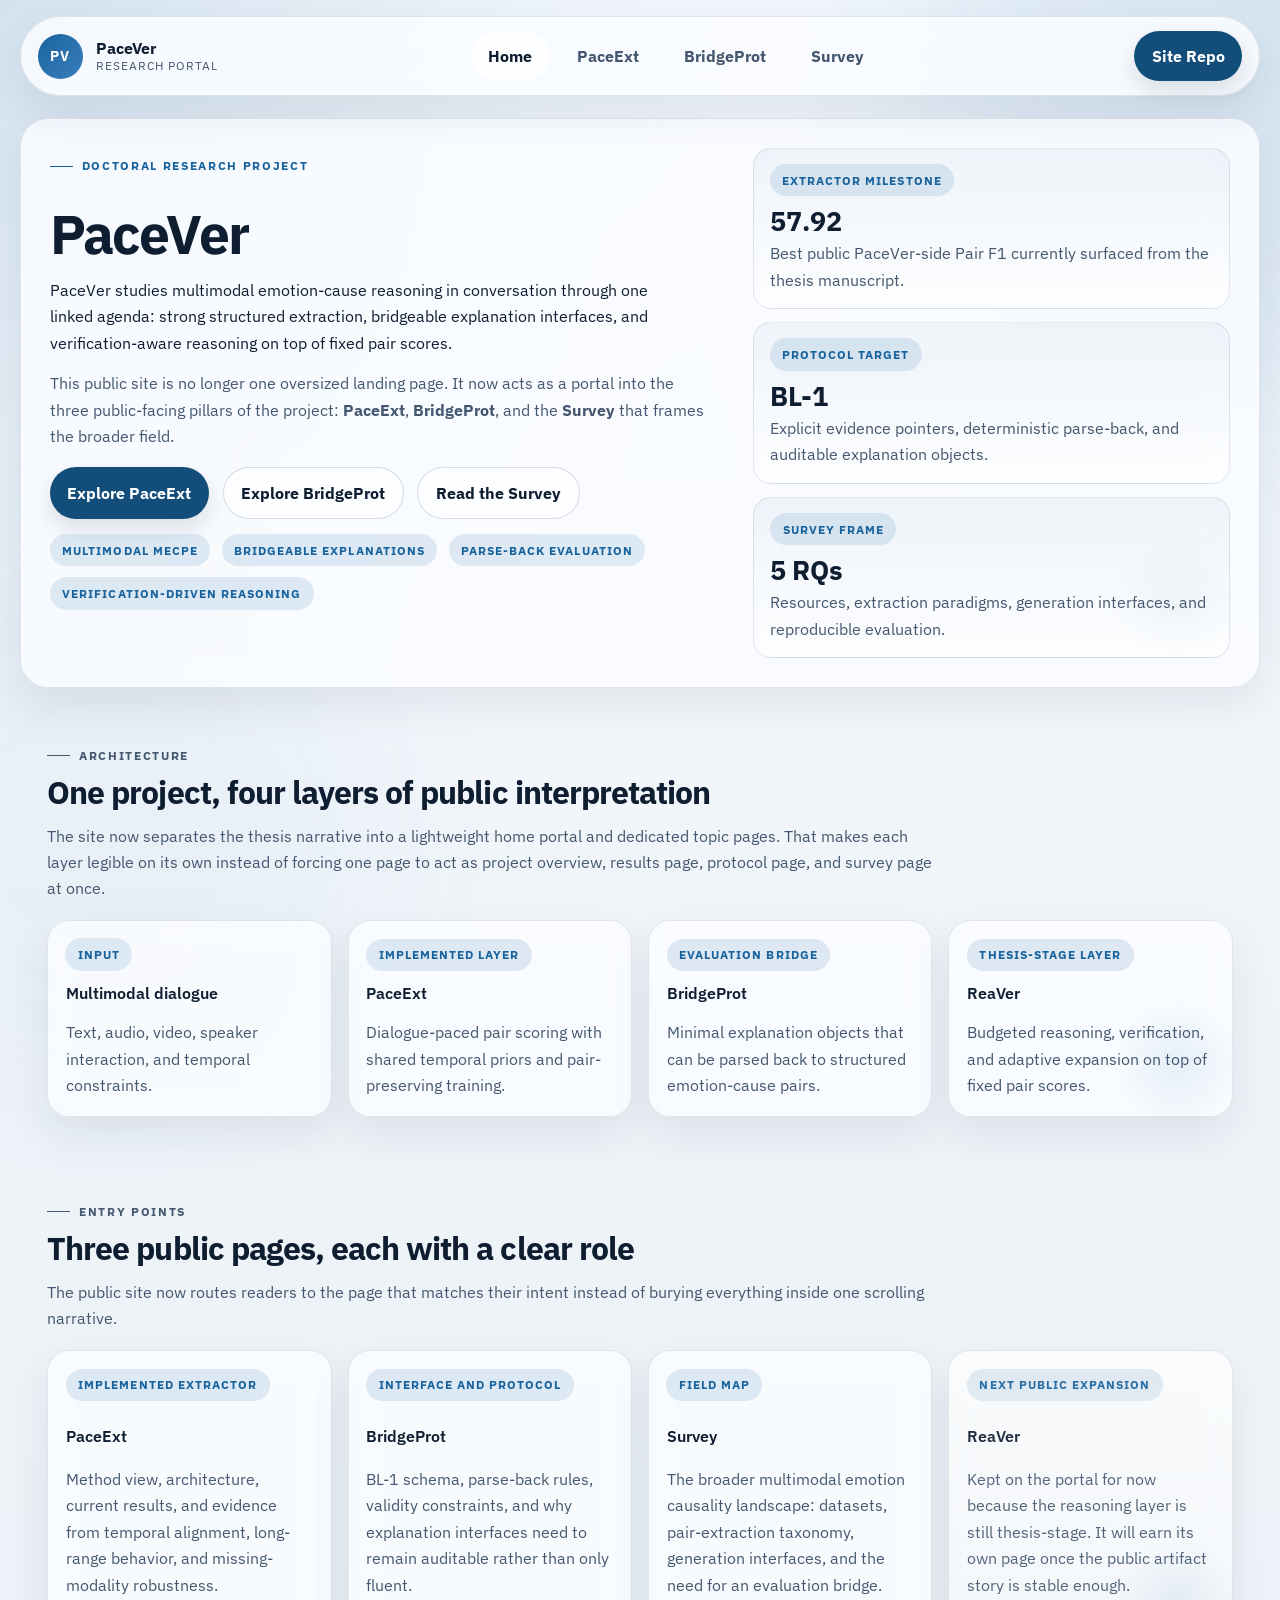
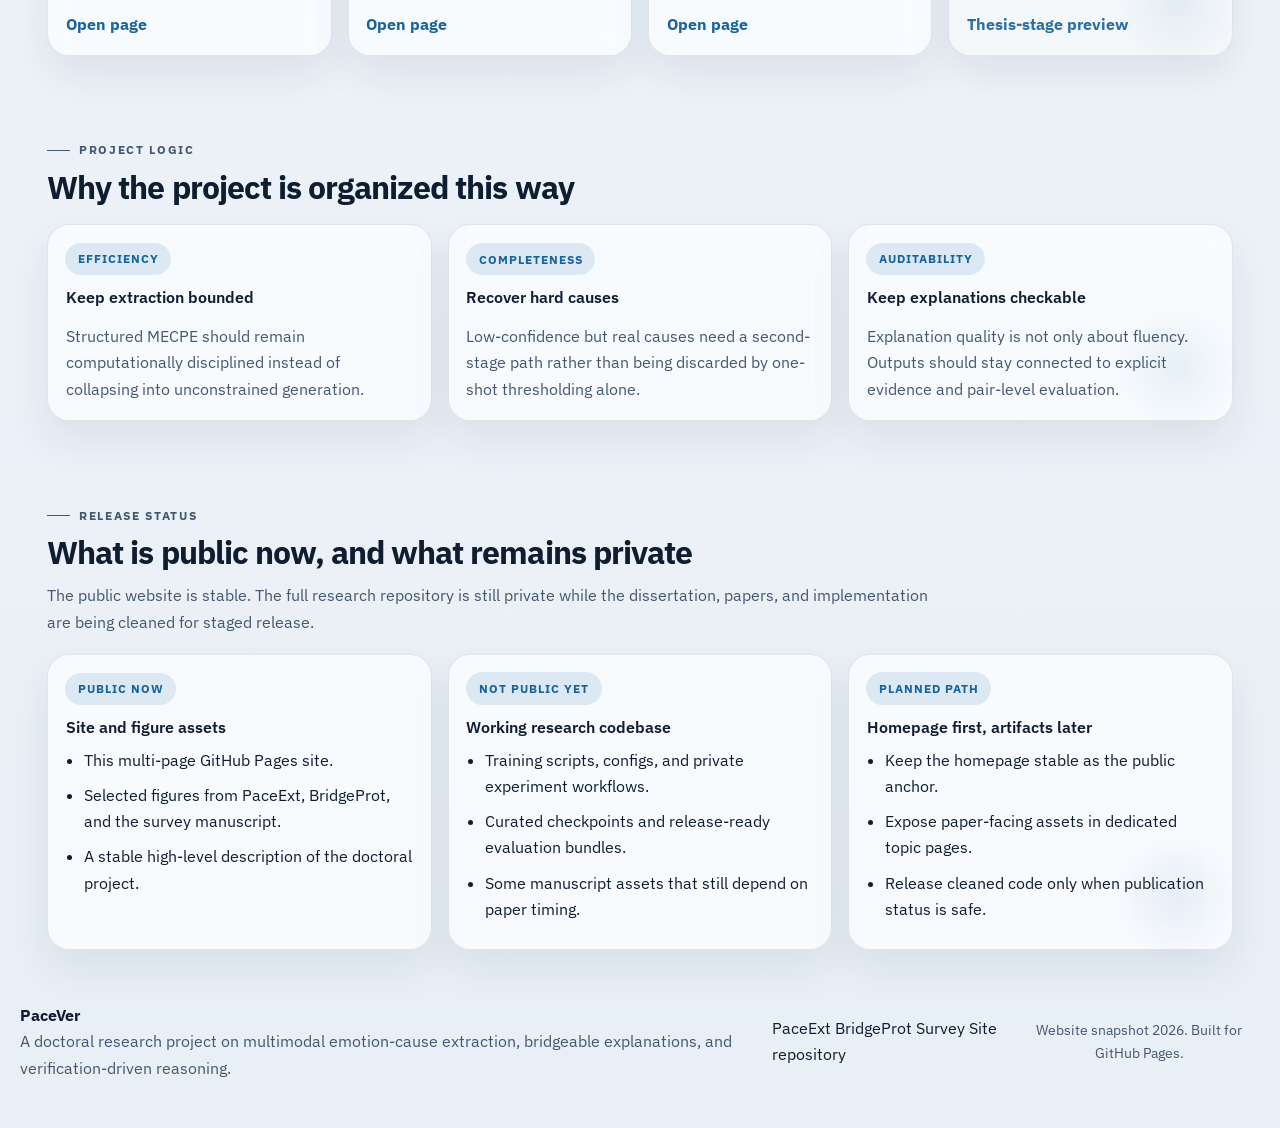
<file: index.html>
<!DOCTYPE html>
<html lang="en">
<head>
  <meta charset="UTF-8">
  <meta name="viewport" content="width=device-width, initial-scale=1.0">
  <title>PaceVer | Research Portal</title>
  <meta
    name="description"
    content="PaceVer is a doctoral research project on multimodal emotion-cause extraction, bridgeable explanations, and verification-driven reasoning."
  >
  <link rel="preconnect" href="https://fonts.googleapis.com">
  <link rel="preconnect" href="https://fonts.gstatic.com" crossorigin>
  <link
    href="https://fonts.googleapis.com/css2?family=IBM+Plex+Sans:wght@400;500;600;700&display=swap"
    rel="stylesheet"
  >
  <link rel="icon" href="assets/favicon.svg" type="image/svg+xml">
  <link rel="stylesheet" href="assets/styles.css">
</head>
<body data-theme="home">
  <div class="page-shell">
    <header class="site-header surface">
      <a class="brand" href="./" aria-label="PaceVer home">
        <span class="brand-mark">PV</span>
        <span class="brand-copy">
          <strong>PaceVer</strong>
          <span>research portal</span>
        </span>
      </a>
      <nav class="site-nav" aria-label="Primary">
        <a class="nav-link" href="./" aria-current="page">Home</a>
        <a class="nav-link" href="ext/">PaceExt</a>
        <a class="nav-link" href="bridge/">BridgeProt</a>
        <a class="nav-link" href="survey/">Survey</a>
      </nav>
      <a class="nav-cta" href="https://github.com/panzhzh/PaceVer-web" target="_blank" rel="noreferrer">Site Repo</a>
    </header>

    <main class="page-main">
      <section class="hero surface reveal">
        <div class="hero-copy">
          <p class="eyebrow">Doctoral research project</p>
          <h1 class="hero-title">PaceVer</h1>
          <p class="lead">
            PaceVer studies multimodal emotion-cause reasoning in conversation through one linked
            agenda: strong structured extraction, bridgeable explanation interfaces, and
            verification-aware reasoning on top of fixed pair scores.
          </p>
          <p class="hero-note">
            This public site is no longer one oversized landing page. It now acts as a portal into
            the three public-facing pillars of the project: <strong>PaceExt</strong>,
            <strong>BridgeProt</strong>, and the <strong>Survey</strong> that frames the broader
            field.
          </p>
          <div class="hero-actions">
            <a class="button primary" href="ext/">Explore PaceExt</a>
            <a class="button secondary" href="bridge/">Explore BridgeProt</a>
            <a class="button secondary" href="survey/">Read the Survey</a>
          </div>
          <div class="chip-row" aria-label="Project tags">
            <span>Multimodal MECPE</span>
            <span>Bridgeable explanations</span>
            <span>Parse-back evaluation</span>
            <span>Verification-driven reasoning</span>
          </div>
        </div>

        <aside class="hero-panel">
          <article class="stat-card surface-subtle">
            <span class="stat-label">Extractor milestone</span>
            <strong class="stat-value">57.92</strong>
            <p>Best public PaceVer-side Pair F1 currently surfaced from the thesis manuscript.</p>
          </article>
          <article class="stat-card surface-subtle">
            <span class="stat-label">Protocol target</span>
            <strong class="stat-value">BL-1</strong>
            <p>Explicit evidence pointers, deterministic parse-back, and auditable explanation objects.</p>
          </article>
          <article class="stat-card surface-subtle">
            <span class="stat-label">Survey frame</span>
            <strong class="stat-value">5 RQs</strong>
            <p>Resources, extraction paradigms, generation interfaces, and reproducible evaluation.</p>
          </article>
        </aside>
      </section>

      <section class="section reveal" id="architecture">
        <div class="section-header">
          <p class="eyebrow">Architecture</p>
          <h2>One project, four layers of public interpretation</h2>
          <p>
            The site now separates the thesis narrative into a lightweight home portal and dedicated
            topic pages. That makes each layer legible on its own instead of forcing one page to
            act as project overview, results page, protocol page, and survey page at once.
          </p>
        </div>

        <div class="flow-grid">
          <article class="feature-card">
            <span class="card-kicker">Input</span>
            <h3>Multimodal dialogue</h3>
            <p>Text, audio, video, speaker interaction, and temporal constraints.</p>
          </article>
          <article class="feature-card">
            <span class="card-kicker">Implemented layer</span>
            <h3>PaceExt</h3>
            <p>Dialogue-paced pair scoring with shared temporal priors and pair-preserving training.</p>
          </article>
          <article class="feature-card">
            <span class="card-kicker">Evaluation bridge</span>
            <h3>BridgeProt</h3>
            <p>Minimal explanation objects that can be parsed back to structured emotion-cause pairs.</p>
          </article>
          <article class="feature-card">
            <span class="card-kicker">Thesis-stage layer</span>
            <h3>ReaVer</h3>
            <p>Budgeted reasoning, verification, and adaptive expansion on top of fixed pair scores.</p>
          </article>
        </div>
      </section>

      <section class="section reveal" id="entry-points">
        <div class="section-header">
          <p class="eyebrow">Entry Points</p>
          <h2>Three public pages, each with a clear role</h2>
          <p>
            The public site now routes readers to the page that matches their intent instead of
            burying everything inside one scrolling narrative.
          </p>
        </div>

        <div class="portal-grid">
          <a class="portal-card" href="ext/">
            <span class="portal-label">Implemented extractor</span>
            <h3>PaceExt</h3>
            <p>
              Method view, architecture, current results, and evidence from temporal alignment,
              long-range behavior, and missing-modality robustness.
            </p>
            <span class="portal-link">Open page</span>
          </a>
          <a class="portal-card" href="bridge/">
            <span class="portal-label">Interface and protocol</span>
            <h3>BridgeProt</h3>
            <p>
              BL-1 schema, parse-back rules, validity constraints, and why explanation interfaces
              need to remain auditable rather than only fluent.
            </p>
            <span class="portal-link">Open page</span>
          </a>
          <a class="portal-card" href="survey/">
            <span class="portal-label">Field map</span>
            <h3>Survey</h3>
            <p>
              The broader multimodal emotion causality landscape: datasets, pair-extraction
              taxonomy, generation interfaces, and the need for an evaluation bridge.
            </p>
            <span class="portal-link">Open page</span>
          </a>
          <article class="portal-card portal-muted">
            <span class="portal-label">Next public expansion</span>
            <h3>ReaVer</h3>
            <p>
              Kept on the portal for now because the reasoning layer is still thesis-stage. It will
              earn its own page once the public artifact story is stable enough.
            </p>
            <span class="portal-link">Thesis-stage preview</span>
          </article>
        </div>
      </section>

      <section class="section reveal" id="principles">
        <div class="section-header">
          <p class="eyebrow">Project Logic</p>
          <h2>Why the project is organized this way</h2>
        </div>

        <div class="card-grid three-up">
          <article class="feature-card">
            <span class="card-kicker">Efficiency</span>
            <h3>Keep extraction bounded</h3>
            <p>
              Structured MECPE should remain computationally disciplined instead of collapsing into
              unconstrained generation.
            </p>
          </article>
          <article class="feature-card">
            <span class="card-kicker">Completeness</span>
            <h3>Recover hard causes</h3>
            <p>
              Low-confidence but real causes need a second-stage path rather than being discarded by
              one-shot thresholding alone.
            </p>
          </article>
          <article class="feature-card">
            <span class="card-kicker">Auditability</span>
            <h3>Keep explanations checkable</h3>
            <p>
              Explanation quality is not only about fluency. Outputs should stay connected to
              explicit evidence and pair-level evaluation.
            </p>
          </article>
        </div>
      </section>

      <section class="section reveal" id="status">
        <div class="section-header">
          <p class="eyebrow">Release Status</p>
          <h2>What is public now, and what remains private</h2>
          <p>
            The public website is stable. The full research repository is still private while the
            dissertation, papers, and implementation are being cleaned for staged release.
          </p>
        </div>

        <div class="card-grid three-up">
          <article class="feature-card">
            <span class="card-kicker">Public now</span>
            <h3>Site and figure assets</h3>
            <ul class="check-list">
              <li>This multi-page GitHub Pages site.</li>
              <li>Selected figures from PaceExt, BridgeProt, and the survey manuscript.</li>
              <li>A stable high-level description of the doctoral project.</li>
            </ul>
          </article>
          <article class="feature-card">
            <span class="card-kicker">Not public yet</span>
            <h3>Working research codebase</h3>
            <ul class="check-list">
              <li>Training scripts, configs, and private experiment workflows.</li>
              <li>Curated checkpoints and release-ready evaluation bundles.</li>
              <li>Some manuscript assets that still depend on paper timing.</li>
            </ul>
          </article>
          <article class="feature-card">
            <span class="card-kicker">Planned path</span>
            <h3>Homepage first, artifacts later</h3>
            <ul class="check-list">
              <li>Keep the homepage stable as the public anchor.</li>
              <li>Expose paper-facing assets in dedicated topic pages.</li>
              <li>Release cleaned code only when publication status is safe.</li>
            </ul>
          </article>
        </div>
      </section>
    </main>

    <footer class="site-footer surface reveal">
      <div>
        <strong>PaceVer</strong>
        <p>
          A doctoral research project on multimodal emotion-cause extraction, bridgeable
          explanations, and verification-driven reasoning.
        </p>
      </div>
      <div class="footer-links">
        <a href="ext/">PaceExt</a>
        <a href="bridge/">BridgeProt</a>
        <a href="survey/">Survey</a>
        <a href="https://github.com/panzhzh/PaceVer-web" target="_blank" rel="noreferrer">Site repository</a>
      </div>
      <p class="footer-meta">Website snapshot <span class="js-year"></span>. Built for GitHub Pages.</p>
    </footer>
  </div>

  <script src="assets/app.js"></script>
</body>
</html>
</file>
<file: assets/styles.css>
:root {
  --bg: #eef3f8;
  --surface: rgba(250, 252, 255, 0.88);
  --surface-strong: #ffffff;
  --surface-subtle: rgba(255, 255, 255, 0.62);
  --ink: #0f1d31;
  --muted: #44576f;
  --line: rgba(20, 37, 61, 0.1);
  --line-strong: rgba(20, 37, 61, 0.16);
  --accent: #18639d;
  --accent-strong: #134d7a;
  --accent-soft: rgba(24, 99, 157, 0.12);
  --accent-alt: #3b7fbc;
  --accent-alt-soft: rgba(59, 127, 188, 0.12);
  --halo-a: rgba(24, 99, 157, 0.16);
  --halo-b: rgba(59, 127, 188, 0.12);
  --shadow: 0 18px 42px rgba(20, 37, 61, 0.08);
  --radius-xl: 28px;
  --radius-lg: 22px;
  --radius-md: 18px;
  --page-max: 1240px;
}

body[data-theme="ext"] {
  --accent: #165f95;
  --accent-strong: #11476f;
  --accent-soft: rgba(22, 95, 149, 0.12);
  --accent-alt: #4d89c0;
  --accent-alt-soft: rgba(77, 137, 192, 0.12);
  --halo-a: rgba(22, 95, 149, 0.18);
  --halo-b: rgba(77, 137, 192, 0.12);
}

body[data-theme="bridge"] {
  --accent: #1b659a;
  --accent-strong: #144d75;
  --accent-soft: rgba(27, 101, 154, 0.12);
  --accent-alt: #5c8fbc;
  --accent-alt-soft: rgba(92, 143, 188, 0.12);
  --halo-a: rgba(27, 101, 154, 0.16);
  --halo-b: rgba(92, 143, 188, 0.12);
}

body[data-theme="survey"] {
  --accent: #1b5f90;
  --accent-strong: #14496e;
  --accent-soft: rgba(27, 95, 144, 0.12);
  --accent-alt: #4f86b6;
  --accent-alt-soft: rgba(79, 134, 182, 0.12);
  --halo-a: rgba(27, 95, 144, 0.16);
  --halo-b: rgba(79, 134, 182, 0.12);
}

* {
  box-sizing: border-box;
}

html {
  scroll-behavior: smooth;
}

body {
  margin: 0;
  min-height: 100vh;
  font-family: "IBM Plex Sans", sans-serif;
  color: var(--ink);
  background:
    radial-gradient(circle at top left, var(--halo-a), transparent 26%),
    radial-gradient(circle at top right, var(--halo-b), transparent 24%),
    linear-gradient(180deg, #f8fbff 0%, var(--bg) 42%, #e8eff6 100%);
  line-height: 1.65;
}

body::before,
body::after {
  content: "";
  position: fixed;
  z-index: -1;
  width: 34rem;
  height: 34rem;
  border-radius: 50%;
  filter: blur(82px);
  opacity: 0.34;
  pointer-events: none;
}

body::before {
  top: -10rem;
  right: -12rem;
  background: var(--halo-a);
}

body::after {
  bottom: -12rem;
  left: -10rem;
  background: var(--halo-b);
}

a {
  color: inherit;
  text-decoration: none;
}

img {
  display: block;
  width: 100%;
  height: auto;
}

code,
pre {
  font-family: ui-monospace, "SFMono-Regular", "SF Mono", Consolas, "Liberation Mono", monospace;
}

.page-shell {
  width: min(calc(100% - 2rem), var(--page-max));
  margin: 0 auto;
  padding: 1rem 0 2.6rem;
}

.surface,
.feature-card,
.portal-card,
.stat-card,
.figure-panel,
.table-card,
.code-card {
  border: 1px solid var(--line);
  background: var(--surface);
  backdrop-filter: blur(12px);
  box-shadow: var(--shadow);
}

.surface-subtle {
  background: linear-gradient(180deg, rgba(255, 255, 255, 0.76), var(--surface-subtle));
}

.site-header {
  position: sticky;
  top: 1rem;
  z-index: 20;
  display: flex;
  align-items: center;
  justify-content: space-between;
  gap: 1rem;
  margin-bottom: 1.35rem;
  padding: 0.9rem 1.05rem;
  border-radius: 999px;
}

.brand {
  display: inline-flex;
  align-items: center;
  gap: 0.85rem;
}

.brand-mark {
  display: grid;
  place-items: center;
  width: 2.8rem;
  height: 2.8rem;
  border-radius: 50%;
  background: linear-gradient(135deg, var(--accent), var(--accent-alt));
  color: #fff;
  font-size: 0.9rem;
  font-weight: 700;
  letter-spacing: 0.08em;
}

.brand-copy {
  display: flex;
  flex-direction: column;
  gap: 0.1rem;
  line-height: 1.05;
}

.brand-copy strong {
  font-size: 1rem;
}

.brand-copy span:last-child {
  color: var(--muted);
  font-size: 0.78rem;
  text-transform: uppercase;
  letter-spacing: 0.08em;
}

.site-nav {
  display: flex;
  flex-wrap: wrap;
  justify-content: center;
  gap: 0.6rem;
}

.nav-link,
.nav-cta,
.button {
  display: inline-flex;
  align-items: center;
  justify-content: center;
  min-height: 2.9rem;
  padding: 0.72rem 1.1rem;
  border-radius: 999px;
  font-weight: 700;
  transition: transform 180ms ease, box-shadow 180ms ease, background 180ms ease, color 180ms ease;
}

.nav-link {
  color: var(--muted);
}

.nav-link:hover,
.nav-link[aria-current="page"] {
  color: var(--ink);
  background: rgba(255, 255, 255, 0.65);
}

.nav-cta,
.button.primary {
  background: var(--accent-strong);
  color: #fff;
  box-shadow: 0 10px 22px rgba(20, 37, 61, 0.12);
}

.button.secondary {
  border: 1px solid var(--line-strong);
  background: rgba(255, 255, 255, 0.72);
}

.nav-cta:hover,
.button:hover,
.portal-card:hover {
  transform: translateY(-2px);
}

.page-main {
  display: grid;
  gap: 1.35rem;
}

.hero,
.section,
.site-footer {
  position: relative;
  border-radius: var(--radius-xl);
}

.hero {
  display: grid;
  grid-template-columns: minmax(0, 1.12fr) minmax(18rem, 0.78fr);
  align-items: start;
  gap: 1.05rem;
  padding: clamp(1.35rem, 2.8vw, 1.8rem);
}

.hero::after,
.section::after {
  content: "";
  position: absolute;
  inset: auto 1.2rem 1rem auto;
  width: 8rem;
  height: 8rem;
  border-radius: 50%;
  background: radial-gradient(circle, rgba(24, 99, 157, 0.08), transparent 70%);
  pointer-events: none;
}

.hero-copy,
.hero-panel {
  position: relative;
  z-index: 1;
}

.hero-panel {
  display: grid;
  grid-template-columns: 1fr;
  align-content: start;
  gap: 0.8rem;
}

.eyebrow {
  display: inline-flex;
  align-items: center;
  gap: 0.55rem;
  margin: 0 0 0.95rem;
  color: var(--accent);
  font-size: 0.74rem;
  font-weight: 700;
  letter-spacing: 0.14em;
  text-transform: uppercase;
}

.eyebrow::before {
  content: "";
  width: 1.45rem;
  height: 1px;
  background: currentColor;
}

h1,
h2,
h3 {
  margin: 0;
}

h1,
h2 {
  letter-spacing: -0.03em;
}

h1 {
  font-size: clamp(2.05rem, 4.4vw, 3.45rem);
  line-height: 1.08;
  margin-bottom: 0.7rem;
  font-weight: 700;
}

h2 {
  font-size: clamp(1.52rem, 2.5vw, 2.05rem);
  line-height: 1.14;
  margin-bottom: 0.75rem;
  font-weight: 700;
}

h3 {
  font-size: 1.02rem;
  line-height: 1.28;
  margin-bottom: 0.55rem;
  font-weight: 600;
}

.hero-title {
  max-width: 14ch;
}

.lead {
  margin: 0 0 0.9rem;
  max-width: 40rem;
  font-size: 1rem;
}

.hero-note,
.section-header p,
.feature-card p,
.portal-card p,
.stat-card p,
.figure-panel figcaption,
.table-note,
.site-footer p {
  margin: 0;
  color: var(--muted);
}

.hero-note {
  max-width: 41rem;
}

.hero-copy > * + * {
  margin-top: 0.82rem;
}

.hero-actions {
  display: flex;
  flex-wrap: wrap;
  gap: 0.85rem;
  margin: 1.1rem 0 0.95rem;
}

.chip-row {
  display: flex;
  flex-wrap: wrap;
  gap: 0.7rem;
}

.chip-row span,
.card-kicker,
.stat-label,
.portal-label {
  display: inline-flex;
  align-items: center;
  width: fit-content;
  padding: 0.42rem 0.78rem;
  border-radius: 999px;
  background: var(--accent-soft);
  color: var(--accent);
  font-size: 0.72rem;
  font-weight: 700;
  letter-spacing: 0.09em;
  text-transform: uppercase;
}

.stat-card {
  display: flex;
  flex-direction: column;
  height: 100%;
  padding: 0.95rem 1rem;
  border-radius: 18px;
  box-shadow: none;
  background: linear-gradient(180deg, rgba(24, 99, 157, 0.05), rgba(255, 255, 255, 0.72));
}

.stat-value {
  display: block;
  margin-top: 0.38rem;
  font-size: clamp(1.3rem, 2.2vw, 1.7rem);
  line-height: 0.94;
  font-weight: 700;
}

.section {
  padding: clamp(1.25rem, 2.6vw, 1.7rem);
}

.section-header {
  max-width: 56rem;
  margin-bottom: 1.15rem;
}

.section-header > * + * {
  margin-top: 0.56rem;
}

.flow-grid,
.portal-grid,
.card-grid,
.media-grid,
.dual-grid,
.stats-grid {
  display: grid;
  gap: 1rem;
}

.flow-grid {
  grid-template-columns: repeat(4, minmax(0, 1fr));
}

.portal-grid {
  grid-template-columns: repeat(4, minmax(0, 1fr));
}

.card-grid.three-up {
  grid-template-columns: repeat(3, minmax(0, 1fr));
}

.card-grid.two-up,
.dual-grid {
  grid-template-columns: repeat(2, minmax(0, 1fr));
  align-items: stretch;
}

.media-grid.three-up {
  grid-template-columns: repeat(2, minmax(0, 1fr));
}

.feature-card,
.portal-card,
.code-card,
.figure-panel {
  margin: 0;
  display: flex;
  flex-direction: column;
  height: 100%;
  padding: 1.1rem;
  border-radius: var(--radius-lg);
}

.feature-card ul,
.feature-card ol {
  margin: 0;
  padding-left: 1.15rem;
}

.feature-card > * + *,
.stat-card > * + *,
.figure-panel > * + *,
.table-head > * + * {
  margin-top: 0.5rem;
}

.check-list li,
.feature-card li {
  margin-bottom: 0.55rem;
}

.portal-card {
  display: flex;
  flex-direction: column;
  gap: 0.8rem;
}

.portal-card h3 {
  margin-bottom: 0;
}

.feature-card > .card-kicker,
.portal-card > .portal-label,
.stat-card > .stat-label {
  margin-bottom: 0.42rem;
}

.feature-card .card-kicker + h3,
.portal-card .portal-label + h3,
.stat-card .stat-label + .stat-value {
  margin-top: 0.34rem;
}

.feature-card h3 + p,
.portal-card h3 + p,
.stat-card .stat-value + p {
  margin-top: 0.4rem;
}

.portal-link {
  margin-top: auto;
  color: var(--accent);
  font-weight: 700;
}

.portal-muted {
  opacity: 0.92;
  background: linear-gradient(180deg, rgba(255, 255, 255, 0.74), rgba(255, 255, 255, 0.48));
}

.split-copy {
  display: grid;
  grid-auto-rows: max-content;
  align-content: start;
  height: 100%;
  gap: 1rem;
}

.figure-single {
  display: block;
}

.figure-panel.figure-panel-narrow {
  width: 100%;
  margin: 0;
}

.dual-grid > .feature-card,
.dual-grid > .figure-panel,
.dual-grid > .split-copy,
.media-grid.three-up > .figure-panel,
.card-grid.three-up > .feature-card {
  height: 100%;
}

.figure-panel img {
  align-self: stretch;
  border-radius: 16px;
  border: 1px solid rgba(17, 33, 31, 0.08);
  background: #fff;
}

.figure-panel img.zoomable {
  cursor: zoom-in;
}

.figure-panel figcaption {
  margin-top: 0.68rem;
  font-size: 0.93rem;
}

.text-link {
  color: var(--accent);
  font-weight: 600;
}

.text-link:hover {
  text-decoration: underline;
}

.link-stack {
  display: grid;
  gap: 0.6rem;
}

.link-stack a {
  color: var(--accent);
  font-weight: 600;
}

.hero-note a,
.feature-card a,
.table-note a,
.table-card a {
  color: var(--accent);
  font-weight: 600;
}

.hero-note a:hover,
.feature-card a:hover,
.table-note a:hover,
.table-card a:hover {
  text-decoration: underline;
}

.code-card pre {
  margin: 0;
  overflow-x: auto;
  padding: 1rem;
  border-radius: 16px;
  background: #182826;
  color: #f0f7f5;
  font-size: 0.92rem;
}

.formula {
  margin-top: 1rem;
  padding: 0.85rem 1rem;
  border-radius: 16px;
  border: 1px solid var(--line);
  background: rgba(255, 255, 255, 0.58);
  font-size: 0.96rem;
  font-weight: 600;
}

.milestone-card {
  margin: 0;
  padding: 1rem 1.1rem;
  border-radius: 18px;
  background: linear-gradient(180deg, var(--accent-soft), rgba(255, 255, 255, 0.62));
  border: 1px solid var(--line);
}

.milestone-card strong {
  display: block;
  margin-bottom: 0.35rem;
}

.milestone-card p {
  margin: 0;
  color: var(--muted);
}

.table-card {
  padding: 1rem;
  border-radius: var(--radius-lg);
}

.table-head {
  margin-bottom: 0.85rem;
}

.table-head p {
  margin: 0.35rem 0 0;
  color: var(--muted);
}

.table-scroll {
  overflow-x: auto;
}

table {
  width: 100%;
  border-collapse: collapse;
  min-width: 42rem;
}

th,
td {
  padding: 0.82rem 0.85rem;
  text-align: left;
  border-bottom: 1px solid rgba(17, 33, 31, 0.08);
  vertical-align: top;
}

th {
  color: var(--muted);
  font-size: 0.82rem;
  letter-spacing: 0.08em;
  text-transform: uppercase;
}

.highlight-row {
  background: var(--accent-soft);
}

.table-note {
  margin-top: 0.9rem;
  font-size: 0.88rem;
}

.banner-card {
  display: grid;
  grid-template-columns: minmax(0, 1.05fr) minmax(18rem, 0.95fr);
  gap: 1rem;
  align-items: center;
  padding: 1rem 1.1rem;
  border-radius: var(--radius-lg);
  border: 1px solid var(--line);
  background: linear-gradient(180deg, rgba(255, 255, 255, 0.72), rgba(255, 255, 255, 0.48));
}

.banner-card p {
  margin: 0;
  color: var(--muted);
}

.badge-row {
  display: flex;
  flex-wrap: wrap;
  gap: 0.7rem;
}

.badge-row span {
  display: inline-flex;
  align-items: center;
  padding: 0.42rem 0.78rem;
  border-radius: 999px;
  border: 1px solid var(--line);
  background: rgba(255, 255, 255, 0.64);
  font-size: 0.8rem;
  font-weight: 700;
}

.callout-grid {
  display: grid;
  grid-template-columns: repeat(2, minmax(0, 1fr));
  gap: 1rem;
}

.site-footer {
  display: flex;
  justify-content: center;
  align-items: center;
  margin-top: 1.35rem;
  padding: 0.2rem 0 0.35rem;
  border: 0;
  background: transparent;
  box-shadow: none;
}

.footer-meta {
  margin: 0;
  font-size: 0.9rem;
  text-align: center;
}

.reveal {
  opacity: 0;
  transform: translateY(18px);
  transition: opacity 520ms ease, transform 520ms ease;
}

.reveal.is-visible {
  opacity: 1;
  transform: translateY(0);
}

.lightbox {
  position: fixed;
  inset: 0;
  z-index: 200;
  display: grid;
  place-items: center;
  padding: 1.25rem;
  background: rgba(10, 20, 34, 0.82);
  opacity: 0;
  pointer-events: none;
  transition: opacity 180ms ease;
}

.lightbox.is-open {
  opacity: 1;
  pointer-events: auto;
}

.lightbox-inner {
  width: min(100%, 1200px);
  max-height: 100%;
  display: grid;
  gap: 0.75rem;
}

.lightbox-image {
  max-width: 100%;
  max-height: min(84vh, 1200px);
  margin: 0 auto;
  border-radius: 18px;
  box-shadow: 0 18px 48px rgba(0, 0, 0, 0.28);
  background: #fff;
}

.lightbox-caption {
  margin: 0 auto;
  max-width: 72rem;
  color: rgba(255, 255, 255, 0.92);
  text-align: center;
  font-size: 0.94rem;
}

.lightbox-close {
  position: absolute;
  top: 1rem;
  right: 1rem;
  width: 2.75rem;
  height: 2.75rem;
  border: 0;
  border-radius: 999px;
  background: rgba(255, 255, 255, 0.16);
  color: #fff;
  font-size: 1.3rem;
  cursor: pointer;
}

@media (max-width: 1100px) {
  .hero,
  .flow-grid,
  .portal-grid,
  .card-grid.three-up,
  .card-grid.two-up,
  .media-grid.three-up,
  .dual-grid,
  .banner-card,
  .callout-grid,
  .hero-panel {
    grid-template-columns: 1fr;
  }
}

@media (max-width: 820px) {
  .page-shell {
    width: min(calc(100% - 1rem), var(--page-max));
  }

  .site-header {
    position: static;
    border-radius: 24px;
    flex-direction: column;
    align-items: stretch;
  }

  .site-nav {
    justify-content: flex-start;
  }

  .nav-cta {
    width: 100%;
  }

  .hero-actions,
  .site-footer {
    flex-direction: column;
    align-items: center;
  }

  .button,
  .button.primary,
  .button.secondary {
    width: 100%;
  }

  h1 {
    font-size: clamp(1.85rem, 10vw, 2.6rem);
  }

  h2 {
    font-size: clamp(1.38rem, 7vw, 1.8rem);
  }

  table {
    min-width: 34rem;
  }
}
</file>
